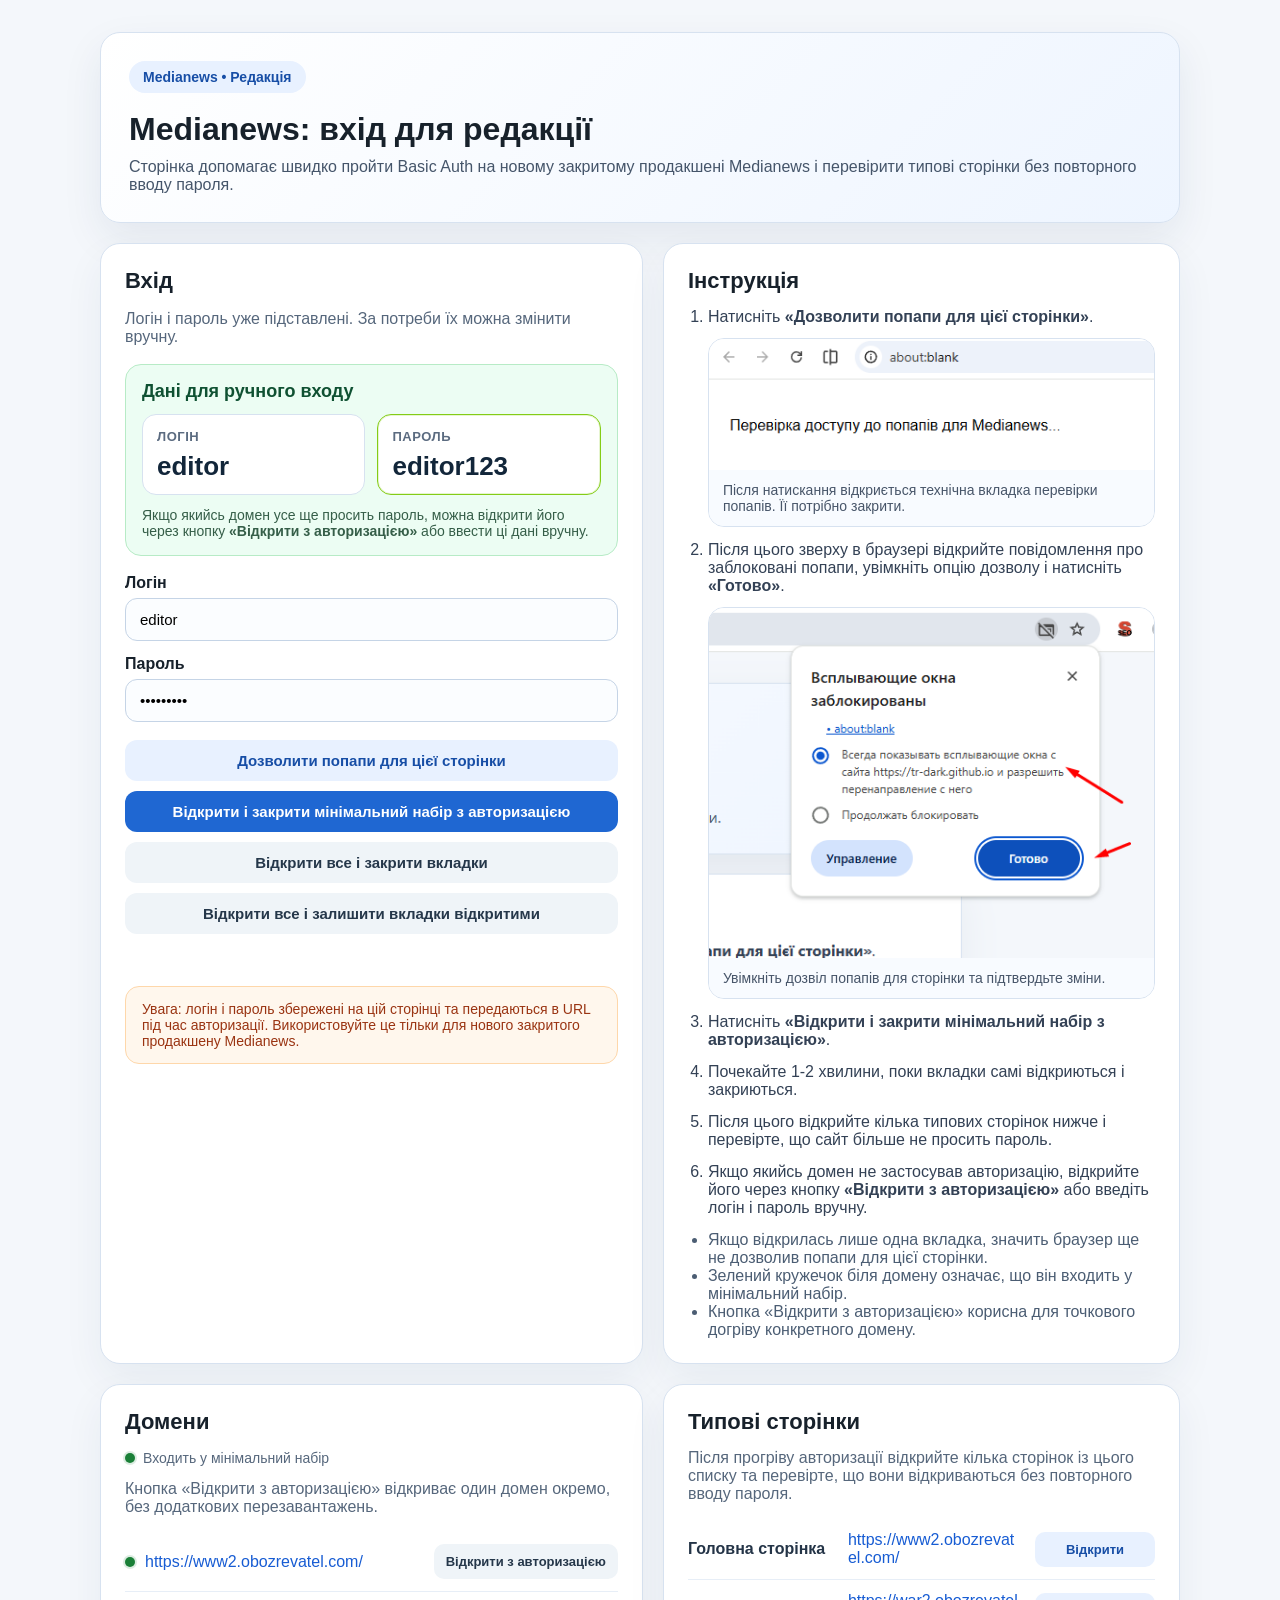
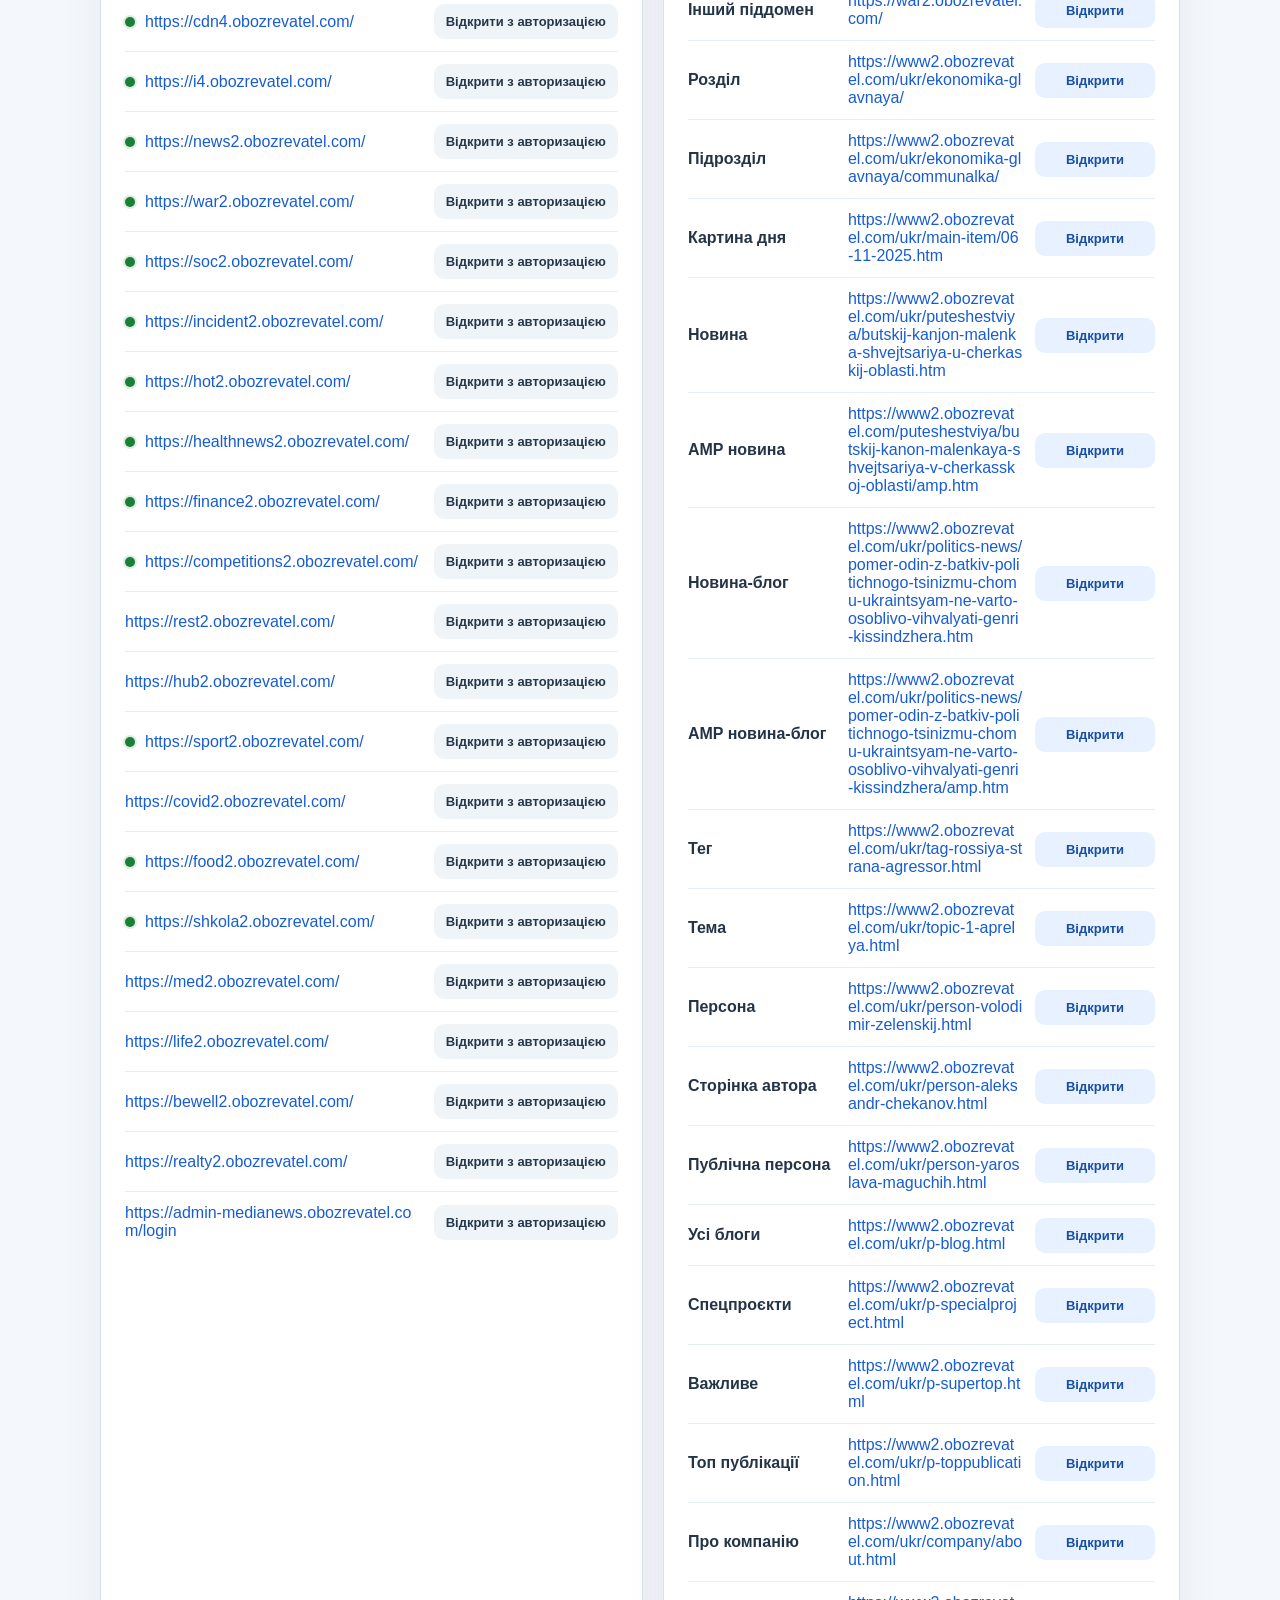
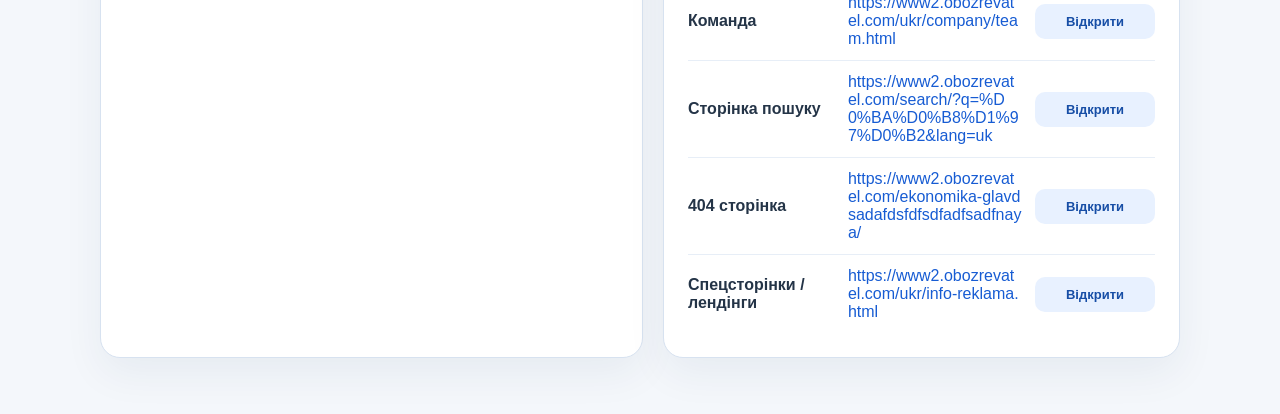
<file: index.html>
<!doctype html>
<html lang="uk">
<head>
  <meta charset="UTF-8" />
  <meta name="viewport" content="width=device-width, initial-scale=1.0" />
  <title>Medianews: вхід для редакції</title>
  <link rel="stylesheet" href="./styles.css" />
</head>
<body>
  <script>
    window.medianewsConfig = {
      pageTitle: 'Medianews: вхід для редакції',
      pageHeading: 'Medianews: вхід для редакції',
      accountName: 'Редакція',
      savedCredentials: {
        login: 'editor',
        password: 'editor123'
      },
      assetBasePath: './'
    };
  </script>
  <script src="./app.js"></script>
</body>
</html>
</file>
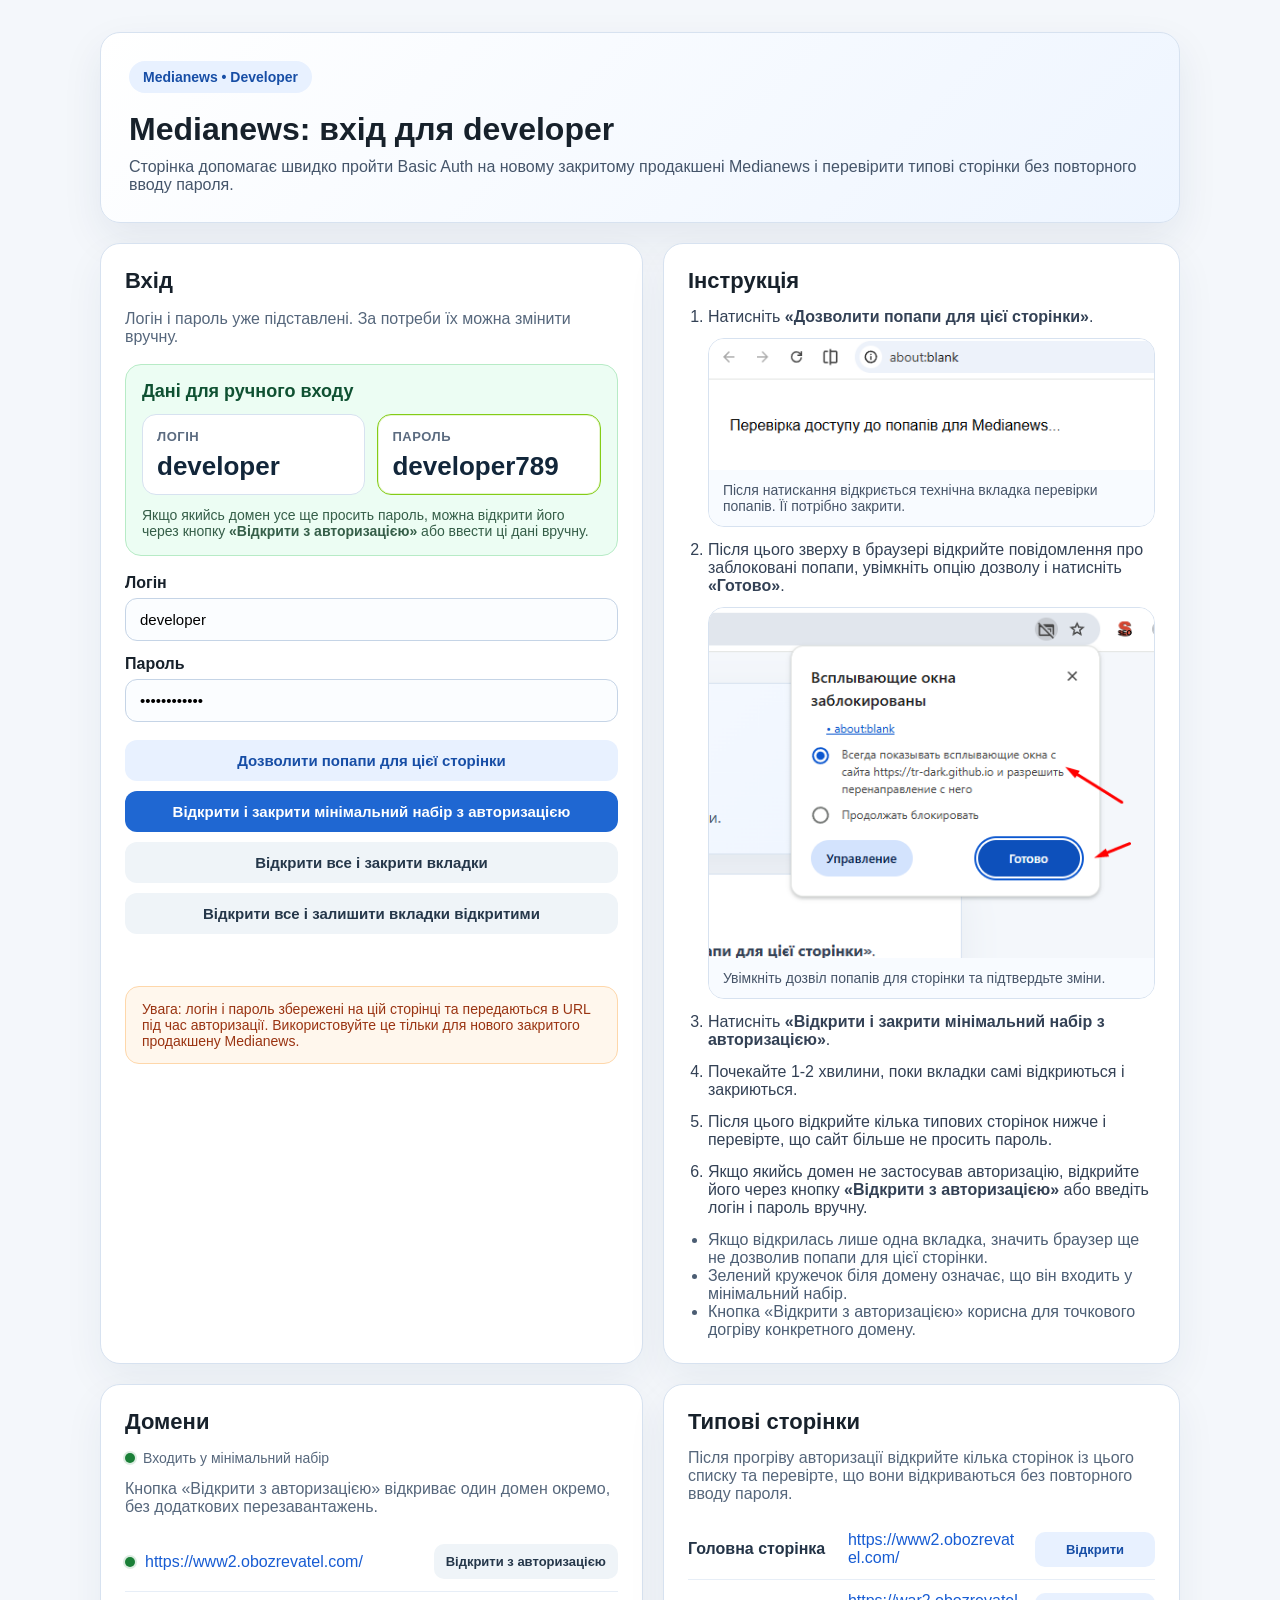
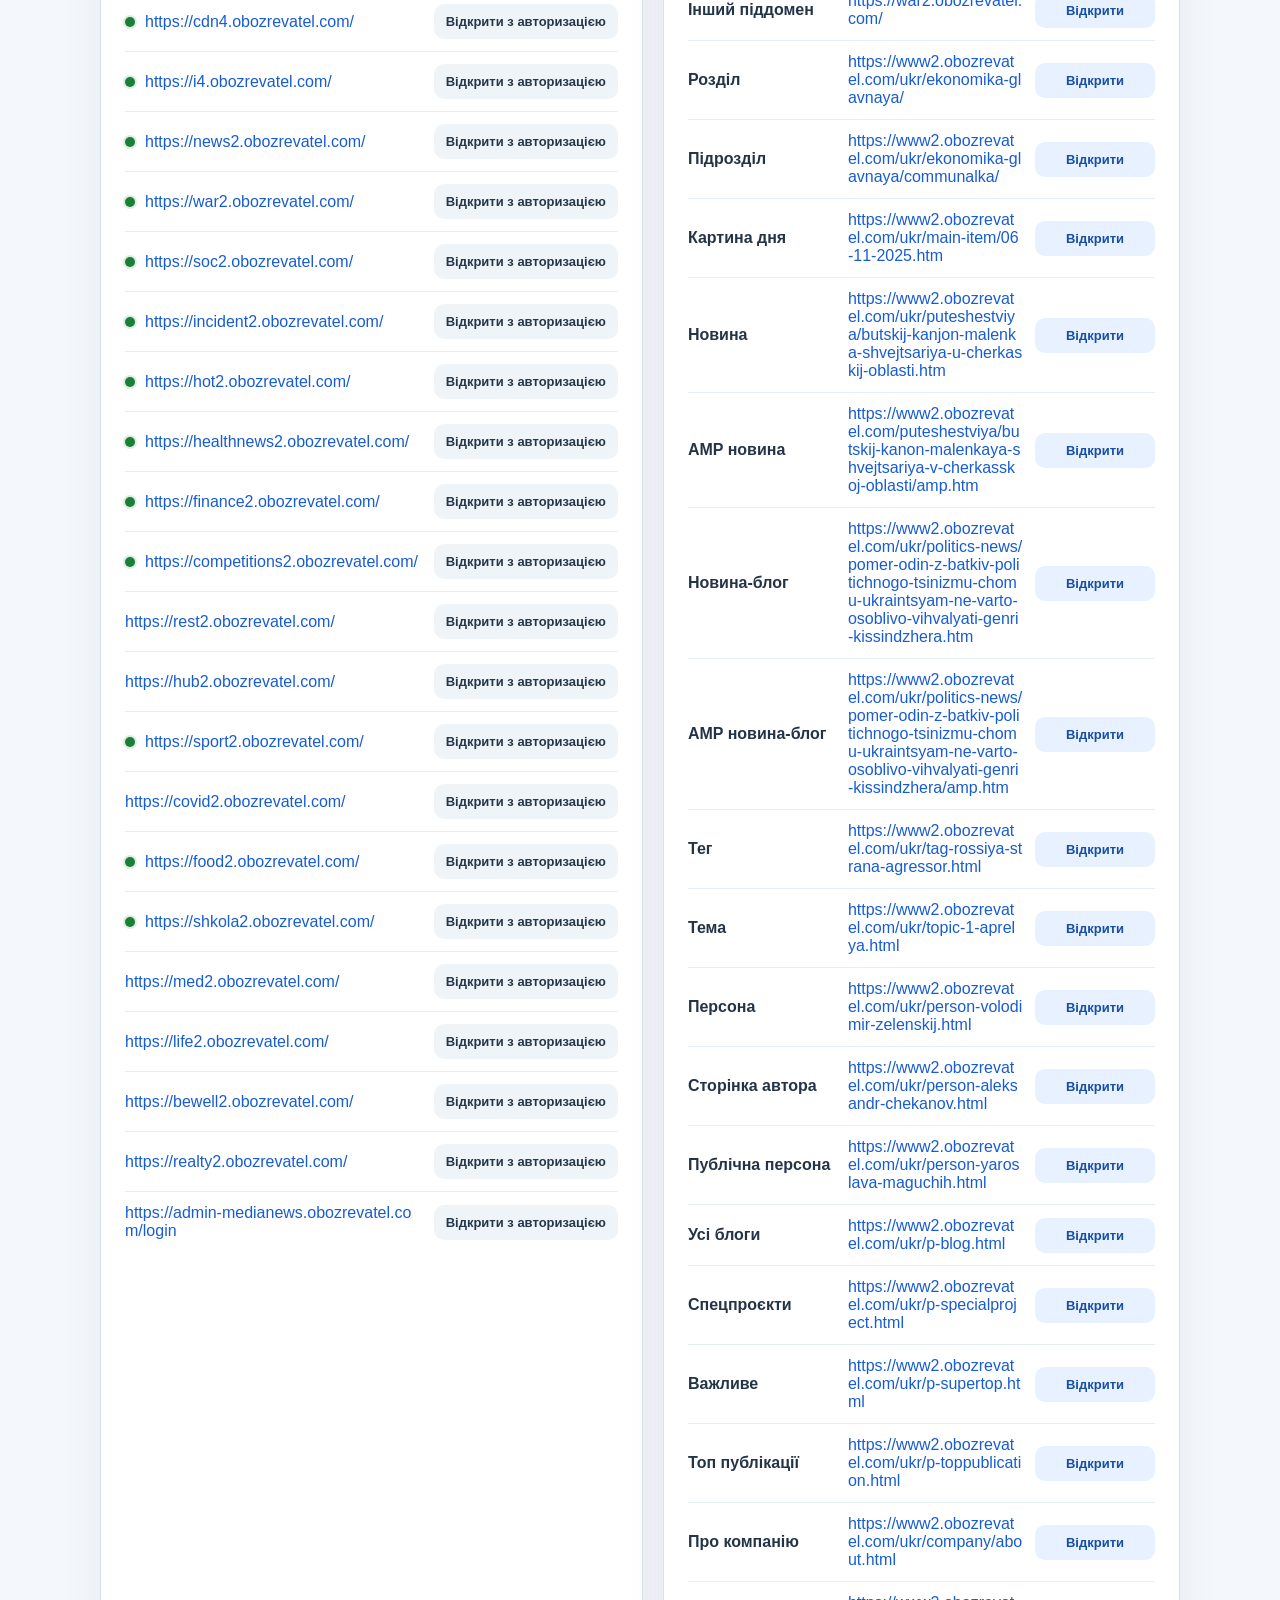
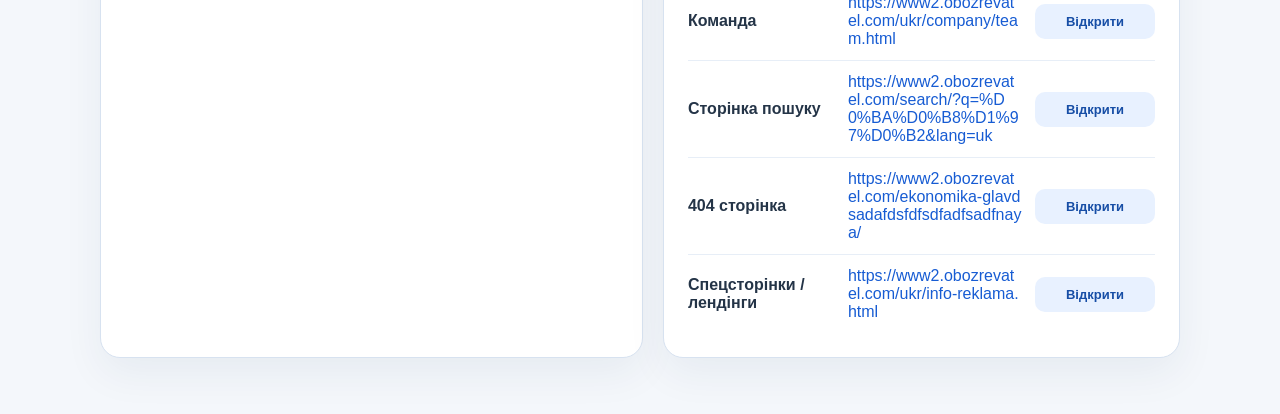
<file: developer/index.html>
<!doctype html>
<html lang="uk">
<head>
  <meta charset="UTF-8" />
  <meta name="viewport" content="width=device-width, initial-scale=1.0" />
  <title>Medianews: вхід для developer</title>
  <link rel="stylesheet" href="../styles.css" />
</head>
<body>
  <script>
    window.medianewsConfig = {
      pageTitle: 'Medianews: вхід для developer',
      pageHeading: 'Medianews: вхід для developer',
      accountName: 'Developer',
      savedCredentials: {
        login: 'developer',
        password: 'developer789'
      },
      assetBasePath: '../'
    };
  </script>
  <script src="../app.js"></script>
</body>
</html>
</file>
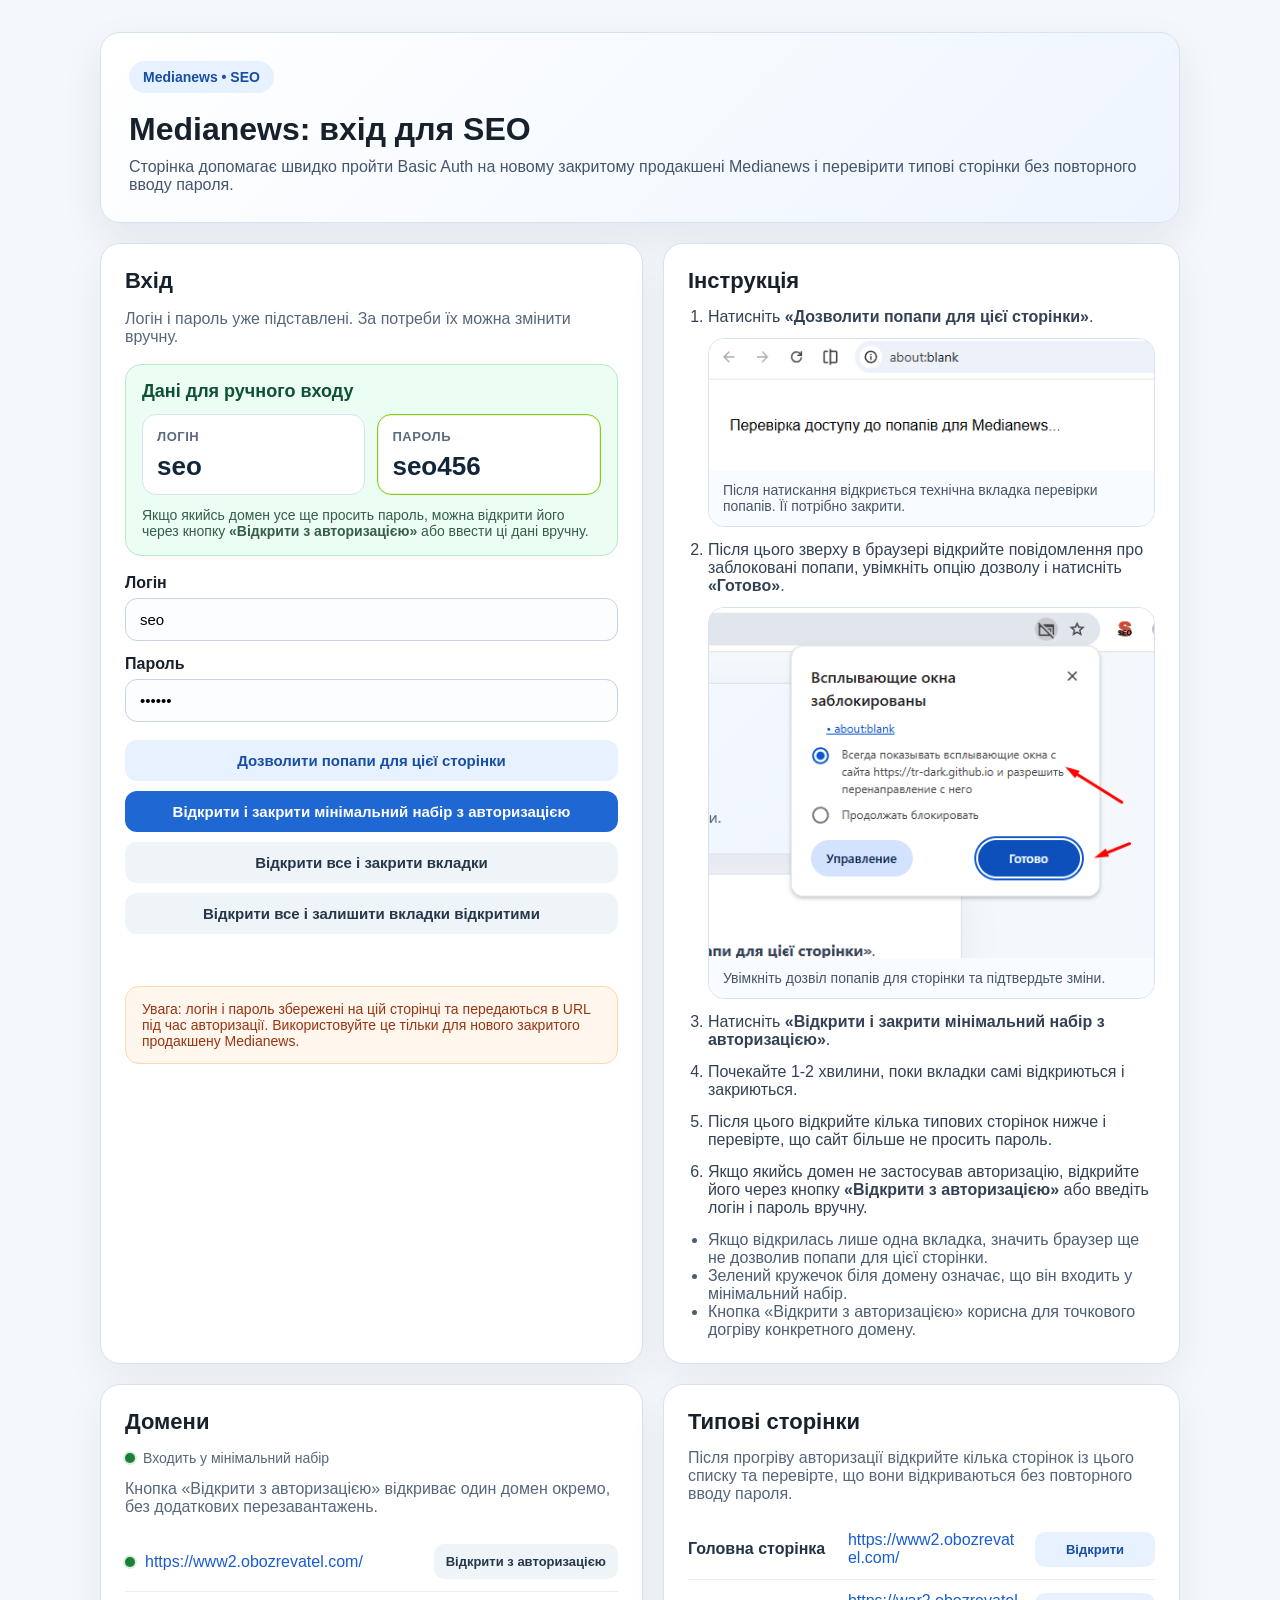
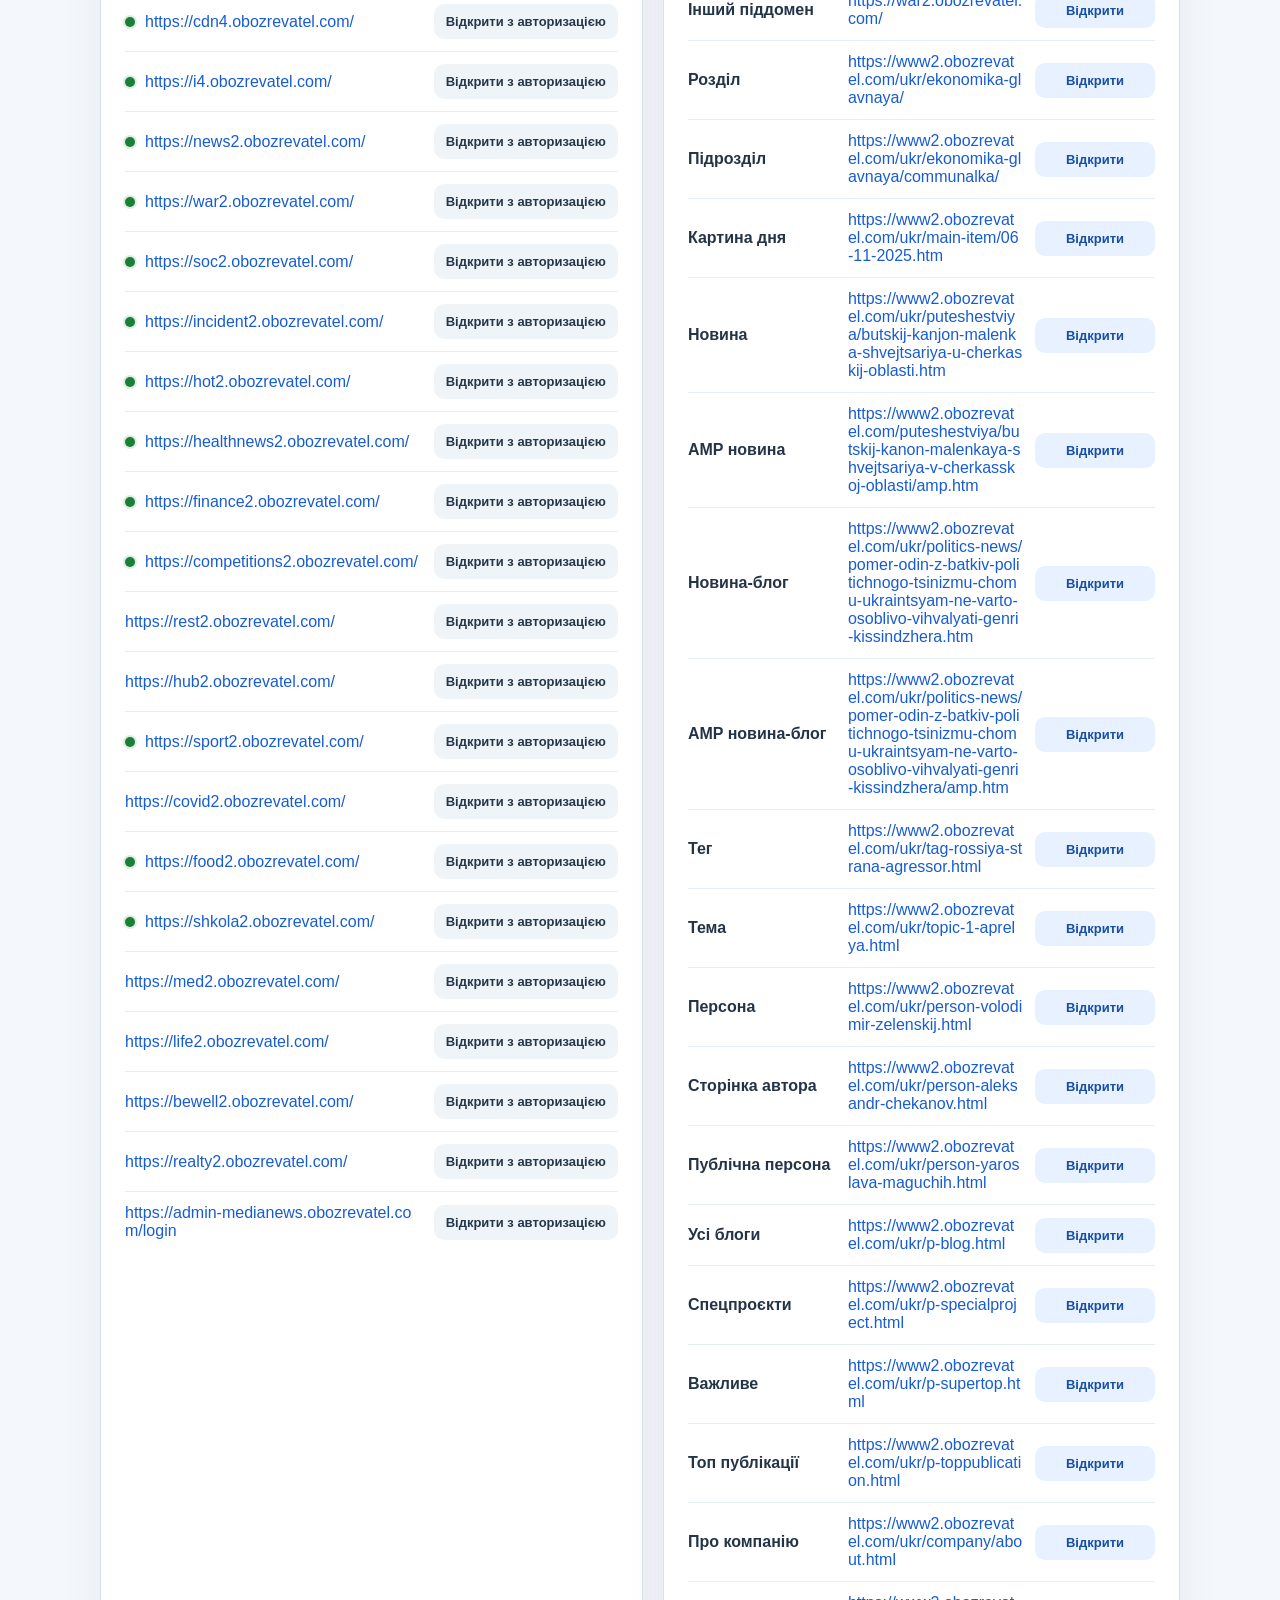
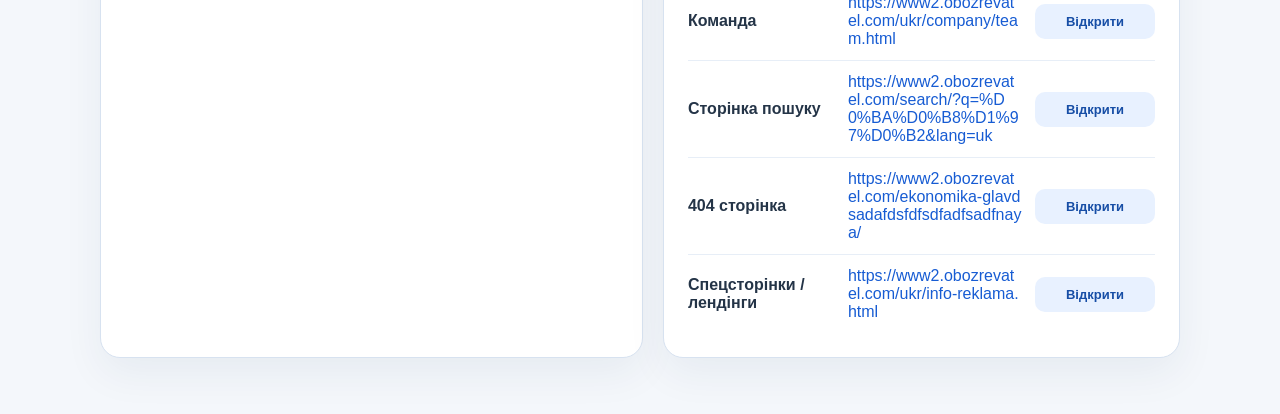
<file: seo/index.html>
<!doctype html>
<html lang="uk">
<head>
  <meta charset="UTF-8" />
  <meta name="viewport" content="width=device-width, initial-scale=1.0" />
  <title>Medianews: вхід для SEO</title>
  <link rel="stylesheet" href="../styles.css" />
</head>
<body>
  <script>
    window.medianewsConfig = {
      pageTitle: 'Medianews: вхід для SEO',
      pageHeading: 'Medianews: вхід для SEO',
      accountName: 'SEO',
      savedCredentials: {
        login: 'seo',
        password: 'seo456'
      },
      assetBasePath: '../'
    };
  </script>
  <script src="../app.js"></script>
</body>
</html>
</file>
<file: styles.css>
body {
  margin: 0;
  background: #f4f7fb;
  color: #17212b;
  font-family: "Segoe UI", Tahoma, sans-serif;
}

.page {
  max-width: 1080px;
  margin: 0 auto;
  padding: 32px 16px 56px;
}

.hero {
  background: linear-gradient(135deg, #ffffff 0%, #eef5ff 100%);
  border: 1px solid #d7e2f0;
  border-radius: 20px;
  padding: 28px;
  box-shadow: 0 16px 40px rgba(20, 55, 90, 0.08);
}

.hero-badge {
  display: inline-flex;
  align-items: center;
  gap: 8px;
  background: #e8f1ff;
  color: #174ea6;
  border-radius: 999px;
  padding: 8px 14px;
  font-size: 14px;
  font-weight: 600;
}

.hero h1 {
  margin: 18px 0 10px;
  font-size: 32px;
  line-height: 1.15;
}

.hero p {
  margin: 0;
  color: #45556a;
  font-size: 16px;
}

.grid {
  display: grid;
  grid-template-columns: 1.05fr 1fr;
  gap: 20px;
  margin-top: 20px;
}

.card {
  background: #ffffff;
  border: 1px solid #d7e2f0;
  border-radius: 20px;
  padding: 24px;
  box-shadow: 0 16px 40px rgba(20, 55, 90, 0.06);
}

.card h2 {
  margin: 0 0 14px;
  font-size: 22px;
}

.muted {
  color: #56677c;
}

.field {
  margin-bottom: 14px;
}

.field label {
  display: block;
  margin-bottom: 6px;
  font-weight: 600;
}

.field input {
  width: 100%;
  box-sizing: border-box;
  border: 1px solid #c5d4e6;
  border-radius: 12px;
  padding: 12px 14px;
  font-size: 15px;
  background: #fbfdff;
}

.credentials-box {
  margin: 18px 0;
  padding: 16px;
  border-radius: 16px;
  background: #ecfdf3;
  border: 1px solid #b7ebc6;
}

.credentials-title {
  font-size: 18px;
  font-weight: 700;
  margin-bottom: 12px;
  color: #0f5132;
}

.credentials-grid {
  display: grid;
  grid-template-columns: repeat(2, minmax(0, 1fr));
  gap: 12px;
}

.credential-item {
  background: #ffffff;
  border: 1px solid #d7e2f0;
  border-radius: 14px;
  padding: 14px;
}

.credential-item-accent {
  border-color: #84cc16;
  box-shadow: inset 0 0 0 1px rgba(132, 204, 22, 0.2);
}

.credential-label {
  font-size: 13px;
  font-weight: 700;
  text-transform: uppercase;
  letter-spacing: 0.04em;
  color: #5b6b80;
  margin-bottom: 8px;
}

.credential-value {
  font-size: 26px;
  line-height: 1.1;
  font-weight: 800;
  color: #12263a;
  word-break: break-word;
}

.credentials-note {
  margin: 12px 0 0;
  color: #355e48;
  font-size: 14px;
}

.button-stack {
  display: grid;
  gap: 10px;
  margin-top: 18px;
}

button {
  border: 0;
  border-radius: 12px;
  padding: 12px 16px;
  font-size: 15px;
  font-weight: 600;
  cursor: pointer;
  background: #1f67d2;
  color: #ffffff;
}

button:hover {
  filter: brightness(0.98);
}

.button-secondary {
  background: #e8f1ff;
  color: #174ea6;
}

.button-soft {
  background: #eff4f8;
  color: #25374a;
}

.status {
  min-height: 22px;
  margin-top: 14px;
  font-size: 14px;
  color: #56677c;
}

.status.error {
  color: #b42318;
}

.warning-box {
  margin-top: 16px;
  border-radius: 14px;
  padding: 14px 16px;
  background: #fff7ed;
  color: #9a3412;
  border: 1px solid #fed7aa;
  font-size: 14px;
}

.instruction-list {
  margin: 0;
  padding-left: 20px;
  color: #334155;
}

.instruction-list li {
  margin-bottom: 14px;
}

.instruction-figure {
  margin: 12px 0 4px;
  border: 1px solid #d7e2f0;
  border-radius: 16px;
  overflow: hidden;
  background: #ffffff;
}

.instruction-figure img {
  display: block;
  width: 100%;
  height: auto;
}

.instruction-figure figcaption {
  padding: 12px 14px;
  font-size: 14px;
  color: #475569;
  background: #f8fbff;
}

.tip-list {
  margin: 12px 0 0;
  padding-left: 20px;
  color: #4b5d73;
}

.legend {
  display: inline-flex;
  align-items: center;
  gap: 8px;
  margin-bottom: 14px;
  font-size: 14px;
  color: #56677c;
}

.minimal-dot {
  width: 10px;
  height: 10px;
  min-width: 10px;
  border-radius: 50%;
  background: #1a7f37;
  box-shadow: 0 0 0 2px rgba(26, 127, 55, 0.15);
}

.domain-list,
.test-page-list {
  list-style: none;
  margin: 0;
  padding: 0;
}

.domain-row,
.test-page-row {
  display: flex;
  gap: 12px;
  align-items: center;
  justify-content: space-between;
  padding: 12px 0;
  border-top: 1px solid #e7eef7;
}

.domain-row:first-child,
.test-page-row:first-child {
  border-top: 0;
}

.domain-meta,
.test-page-meta {
  display: flex;
  align-items: center;
  gap: 10px;
  min-width: 0;
  flex: 1;
}

.domain-link,
.test-page-link {
  color: #175cd3;
  text-decoration: none;
  word-break: break-all;
}

.domain-link:hover,
.test-page-link:hover {
  text-decoration: underline;
}

.small-button {
  width: auto;
  min-width: 120px;
  padding: 10px 12px;
  border-radius: 10px;
  font-size: 13px;
}

.test-label {
  min-width: 150px;
  font-weight: 600;
  color: #243447;
}

.section-note {
  margin: 0 0 16px;
  color: #56677c;
}

@media (max-width: 900px) {
  .grid {
    grid-template-columns: 1fr;
  }

  .hero h1 {
    font-size: 28px;
  }

  .credentials-grid {
    grid-template-columns: 1fr;
  }

  .credential-value {
    font-size: 24px;
  }

  .domain-row,
  .test-page-row {
    flex-direction: column;
    align-items: flex-start;
  }

  .small-button {
    width: 100%;
  }

  .test-label {
    min-width: 0;
  }
}
</file>
